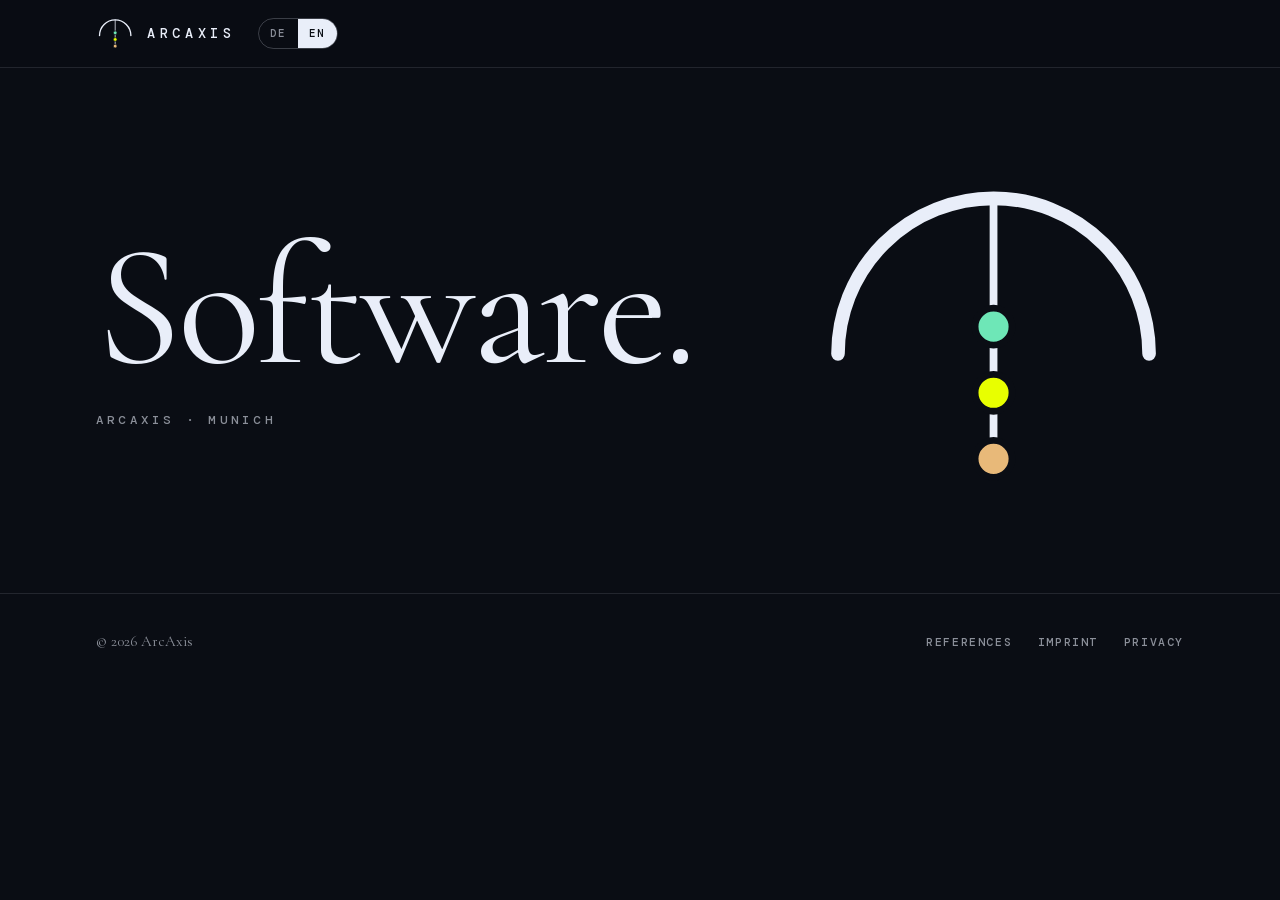
<file: index.html>
<!doctype html>
<html lang="de">
<head>
<meta charset="utf-8">
<meta name="viewport" content="width=device-width, initial-scale=1">
<title>ArcAxis</title>
<meta name="description" content="ArcAxis. Software. München.">
<link rel="canonical" href="https://arcaxis.de/">
<meta property="og:title" content="ArcAxis">
<meta property="og:description" content="Software. München.">
<meta property="og:type" content="website">
<meta property="og:url" content="https://arcaxis.de/">
<meta property="og:image" content="https://arcaxis.de/og-image.png">
<meta name="theme-color" content="#0a0d14">
<link rel="icon" type="image/svg+xml" href="/assets/favicon.svg">
<link rel="preload" href="/assets/fonts/cormorant-garamond-normal-latin-e99b45.woff2" as="font" type="font/woff2" crossorigin>
<link rel="stylesheet" href="/assets/fonts/fonts.css">
<link rel="stylesheet" href="/assets/arcaxis.css">
</head>
<body>
<a class="skip" href="#main" data-i18n="skip">Zum Inhalt springen</a>
<header class="hdr"><div class="wrap hdr__in">
  <a class="brand" href="/" aria-label="ArcAxis"><svg xmlns="http://www.w3.org/2000/svg" viewBox="60 70 392 392" role="img" aria-label="ArcAxis">   <path d="M96 290 A160 160 0 0 1 416 290" fill="none" stroke="#e9eef9" stroke-width="14" stroke-linecap="round"/>   <line x1="256" y1="130" x2="256" y2="398" stroke="#e9eef9" stroke-width="8" stroke-linecap="round"/>   <circle cx="256" cy="262" r="19" fill="#6ee7b7" stroke="#0a0d14" stroke-width="7"/>   <circle cx="256" cy="330" r="19" fill="#e8ff00" stroke="#0a0d14" stroke-width="7"/>   <circle cx="256" cy="398" r="19" fill="#e8b979" stroke="#0a0d14" stroke-width="7"/> </svg><span>ArcAxis</span></a>
  <div class="lang" role="group" aria-label="Sprache / Language"><button type="button" data-lang="de" aria-pressed="true">DE</button><button type="button" data-lang="en" aria-pressed="false">EN</button></div>
</div></header>

<main id="main">
  <section class="quiet"><div class="wrap quiet__grid">
    <div class="quiet__txt">
      <h1 data-i18n="h">Software.</h1>
      <p class="quiet__sub" data-i18n="sub">ArcAxis · München</p>
    </div>
    <div class="mark-lg mark-draw" aria-hidden="true"><svg xmlns="http://www.w3.org/2000/svg" viewBox="60 70 392 392" role="img" aria-label="ArcAxis">   <path d="M96 290 A160 160 0 0 1 416 290" fill="none" stroke="#e9eef9" stroke-width="14" stroke-linecap="round"/>   <line x1="256" y1="130" x2="256" y2="398" stroke="#e9eef9" stroke-width="8" stroke-linecap="round"/>   <circle cx="256" cy="262" r="19" fill="#6ee7b7" stroke="#0a0d14" stroke-width="7"/>   <circle cx="256" cy="330" r="19" fill="#e8ff00" stroke="#0a0d14" stroke-width="7"/>   <circle cx="256" cy="398" r="19" fill="#e8b979" stroke="#0a0d14" stroke-width="7"/> </svg></div>
  </div></section>

  </main>

<footer class="ftr"><div class="wrap ftr__in">
  <small>© 2026 ArcAxis</small>
  <nav aria-label="Rechtliches"><a href="/referenzen" data-i18n="f.r">Referenzen</a><a href="/impressum" data-i18n="f.i">Impressum</a><a href="/datenschutz" data-i18n="f.p">Datenschutz</a></nav>
</div></footer>
<script src="/assets/arcaxis.js"></script>
</body>
</html>
</file>
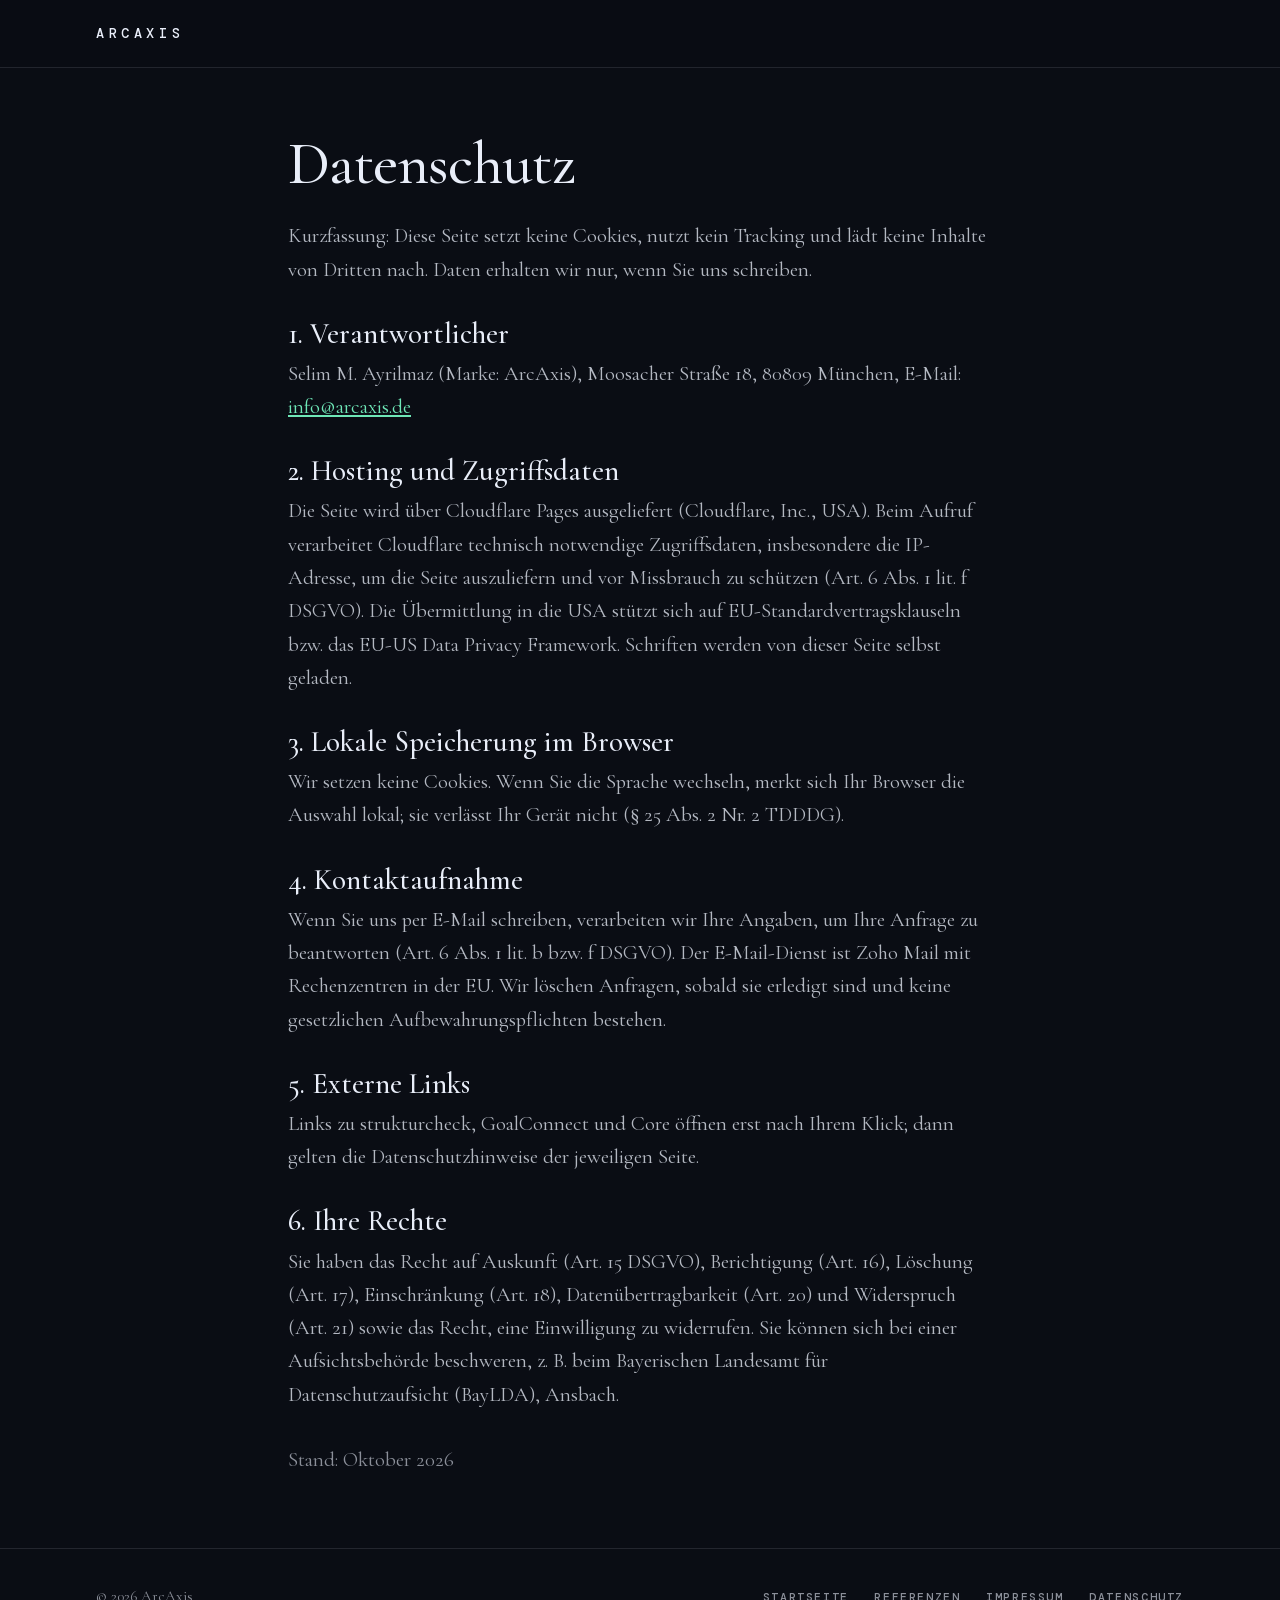
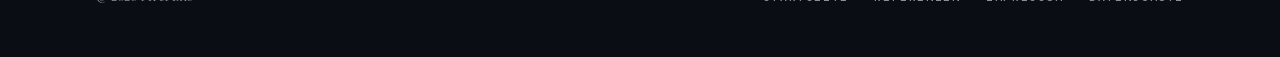
<file: datenschutz.html>
<!doctype html>
<html lang="de">
<head>
<meta charset="utf-8">
<meta name="viewport" content="width=device-width, initial-scale=1">
<title>Datenschutz – ArcAxis</title>
<meta name="robots" content="noindex,follow">
<link rel="canonical" href="https://arcaxis.de/datenschutz">
<meta name="theme-color" content="#0a0d14">
<link rel="icon" type="image/svg+xml" href="/assets/favicon.svg">
<link rel="stylesheet" href="/assets/fonts/fonts.css">
<link rel="stylesheet" href="/assets/arcaxis.css">
</head>
<body>
<a class="skip" href="#main">Zum Inhalt springen</a>
<header class="hdr"><div class="wrap hdr__in"><a class="brand" href="/" aria-label="ArcAxis"><span>ArcAxis</span></a></div></header>
<main id="main"><div class="wrap legal">
  <h1>Datenschutz</h1>
  <p>Kurzfassung: Diese Seite setzt keine Cookies, nutzt kein Tracking und lädt keine Inhalte von Dritten nach. Daten erhalten wir nur, wenn Sie uns schreiben.</p>
  <h2>1. Verantwortlicher</h2>
  <p>Selim M. Ayrilmaz (Marke: ArcAxis), Moosacher Straße 18, 80809 München, E-Mail: <a href="mailto:info@arcaxis.de">info@arcaxis.de</a></p>
  <h2>2. Hosting und Zugriffsdaten</h2>
  <p>Die Seite wird über Cloudflare Pages ausgeliefert (Cloudflare, Inc., USA). Beim Aufruf verarbeitet Cloudflare technisch notwendige Zugriffsdaten, insbesondere die IP-Adresse, um die Seite auszuliefern und vor Missbrauch zu schützen (Art. 6 Abs. 1 lit. f DSGVO). Die Übermittlung in die USA stützt sich auf EU-Standardvertragsklauseln bzw. das EU-US Data Privacy Framework. Schriften werden von dieser Seite selbst geladen.</p>
  <h2>3. Lokale Speicherung im Browser</h2>
  <p>Wir setzen keine Cookies. Wenn Sie die Sprache wechseln, merkt sich Ihr Browser die Auswahl lokal; sie verlässt Ihr Gerät nicht (§ 25 Abs. 2 Nr. 2 TDDDG).</p>
  <h2>4. Kontaktaufnahme</h2>
  <p>Wenn Sie uns per E-Mail schreiben, verarbeiten wir Ihre Angaben, um Ihre Anfrage zu beantworten (Art. 6 Abs. 1 lit. b bzw. f DSGVO). Der E-Mail-Dienst ist Zoho Mail mit Rechenzentren in der EU. Wir löschen Anfragen, sobald sie erledigt sind und keine gesetzlichen Aufbewahrungspflichten bestehen.</p>
  <h2>5. Externe Links</h2>
  <p>Links zu strukturcheck, GoalConnect und Core öffnen erst nach Ihrem Klick; dann gelten die Datenschutzhinweise der jeweiligen Seite.</p>
  <h2>6. Ihre Rechte</h2>
  <p>Sie haben das Recht auf Auskunft (Art. 15 DSGVO), Berichtigung (Art. 16), Löschung (Art. 17), Einschränkung (Art. 18), Datenübertragbarkeit (Art. 20) und Widerspruch (Art. 21) sowie das Recht, eine Einwilligung zu widerrufen. Sie können sich bei einer Aufsichtsbehörde beschweren, z. B. beim Bayerischen Landesamt für Datenschutzaufsicht (BayLDA), Ansbach.</p>
  <p style="margin-top:2rem;color:var(--muted)">Stand: Oktober 2026</p>
</div></main>
<footer class="ftr"><div class="wrap ftr__in"><small>© 2026 ArcAxis</small><nav aria-label="Rechtliches"><a href="/">Startseite</a><a href="/referenzen">Referenzen</a><a href="/impressum">Impressum</a><a href="/datenschutz">Datenschutz</a></nav></div></footer>
</body>
</html>
</file>
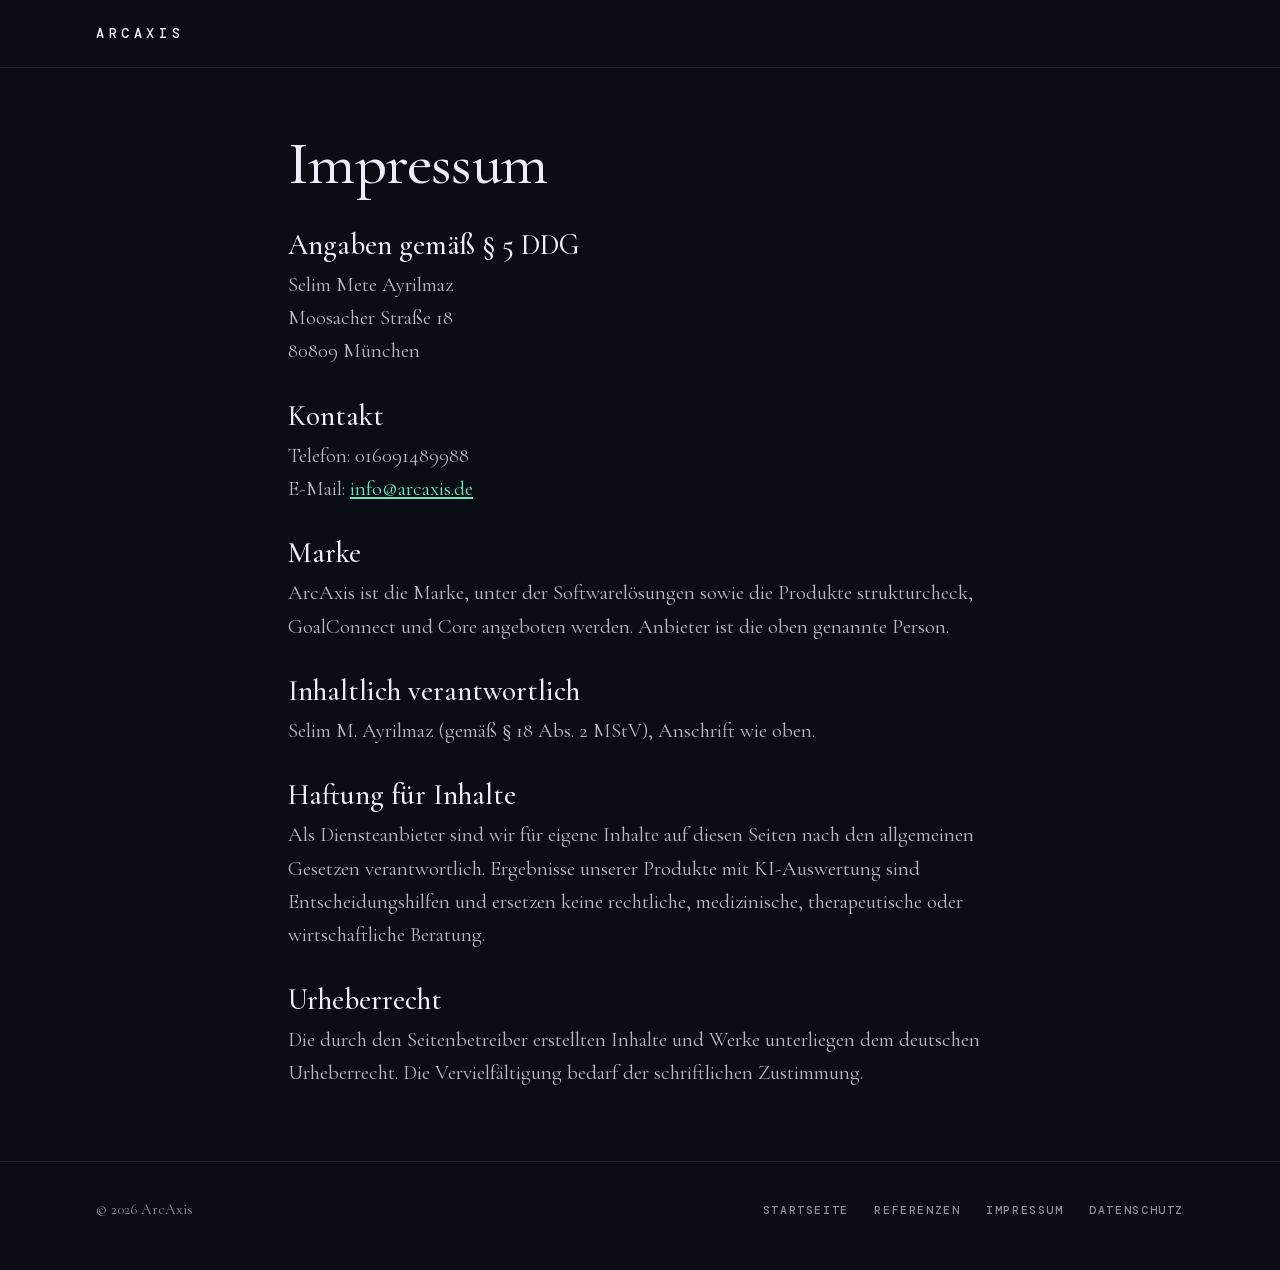
<file: impressum.html>
<!doctype html>
<html lang="de">
<head>
<meta charset="utf-8">
<meta name="viewport" content="width=device-width, initial-scale=1">
<title>Impressum – ArcAxis</title>
<meta name="robots" content="noindex,follow">
<link rel="canonical" href="https://arcaxis.de/impressum">
<meta name="theme-color" content="#0a0d14">
<link rel="icon" type="image/svg+xml" href="/assets/favicon.svg">
<link rel="stylesheet" href="/assets/fonts/fonts.css">
<link rel="stylesheet" href="/assets/arcaxis.css">
</head>
<body>
<a class="skip" href="#main">Zum Inhalt springen</a>
<header class="hdr"><div class="wrap hdr__in"><a class="brand" href="/" aria-label="ArcAxis"><span>ArcAxis</span></a></div></header>
<main id="main"><div class="wrap legal">
  <h1>Impressum</h1>
  <h2>Angaben gemäß § 5 DDG</h2>
  <p>Selim Mete Ayrilmaz<br>Moosacher Straße 18<br>80809 München</p>
  <h2>Kontakt</h2>
  <p>Telefon: 016091489988<br>E-Mail: <a href="mailto:info@arcaxis.de">info@arcaxis.de</a></p>
  <h2>Marke</h2>
  <p>ArcAxis ist die Marke, unter der Softwarelösungen sowie die Produkte strukturcheck, GoalConnect und Core angeboten werden. Anbieter ist die oben genannte Person.</p>
  <h2>Inhaltlich verantwortlich</h2>
  <p>Selim M. Ayrilmaz (gemäß § 18 Abs. 2 MStV), Anschrift wie oben.</p>
  <h2>Haftung für Inhalte</h2>
  <p>Als Diensteanbieter sind wir für eigene Inhalte auf diesen Seiten nach den allgemeinen Gesetzen verantwortlich. Ergebnisse unserer Produkte mit KI-Auswertung sind Entscheidungshilfen und ersetzen keine rechtliche, medizinische, therapeutische oder wirtschaftliche Beratung.</p>
  <h2>Urheberrecht</h2>
  <p>Die durch den Seitenbetreiber erstellten Inhalte und Werke unterliegen dem deutschen Urheberrecht. Die Vervielfältigung bedarf der schriftlichen Zustimmung.</p>
</div></main>
<footer class="ftr"><div class="wrap ftr__in"><small>© 2026 ArcAxis</small><nav aria-label="Rechtliches"><a href="/">Startseite</a><a href="/referenzen">Referenzen</a><a href="/impressum">Impressum</a><a href="/datenschutz">Datenschutz</a></nav></div></footer>
</body>
</html>
</file>
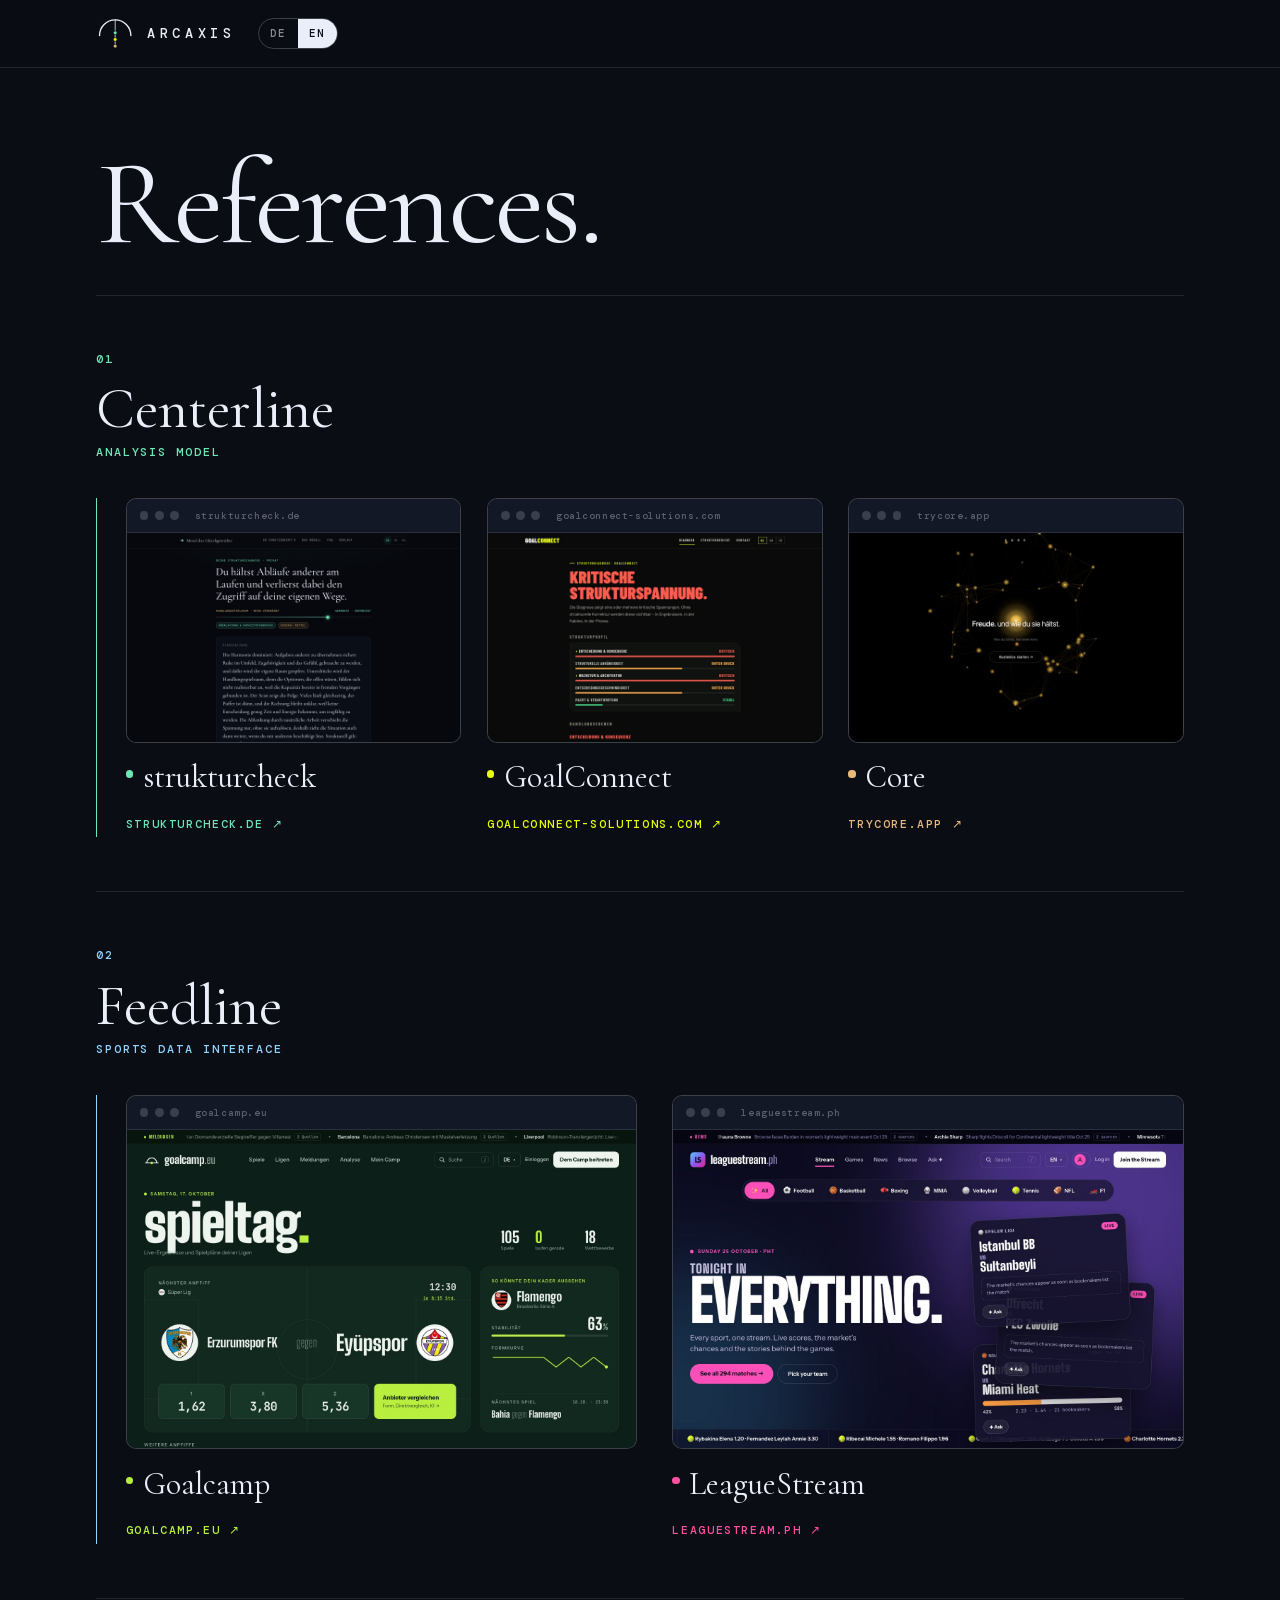
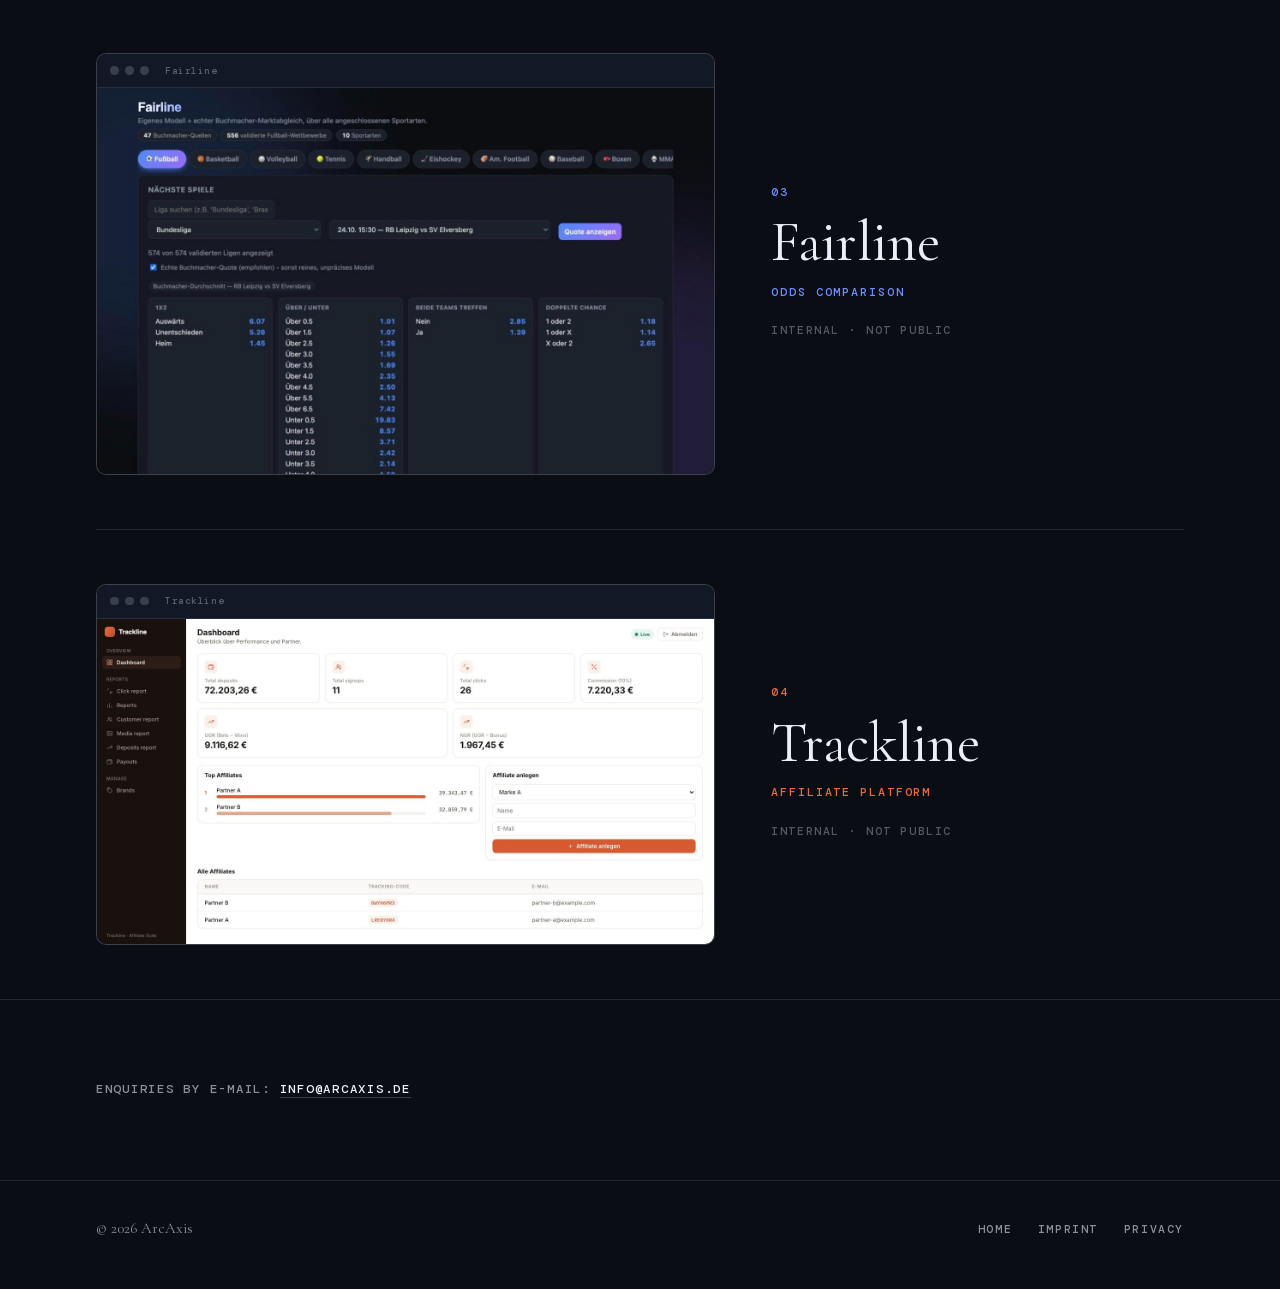
<file: referenzen.html>
<!doctype html>
<html lang="de">
<head>
<meta charset="utf-8">
<meta name="viewport" content="width=device-width, initial-scale=1">
<title>Referenzen – ArcAxis</title>
<meta name="description" content="Ausgewählte Arbeiten von ArcAxis: Centerline, Feedline, Fairline und Trackline.">
<link rel="canonical" href="https://arcaxis.de/referenzen">
<meta property="og:title" content="Referenzen – ArcAxis">
<meta property="og:description" content="Software. München.">
<meta property="og:type" content="website">
<meta property="og:url" content="https://arcaxis.de/referenzen">
<meta property="og:image" content="https://arcaxis.de/og-image.png">
<meta name="theme-color" content="#0a0d14">
<link rel="icon" type="image/svg+xml" href="/assets/favicon.svg">
<link rel="preload" href="/assets/fonts/cormorant-garamond-normal-latin-e99b45.woff2" as="font" type="font/woff2" crossorigin>
<link rel="stylesheet" href="/assets/fonts/fonts.css">
<link rel="stylesheet" href="/assets/arcaxis.css">
<script>document.documentElement.className+=" js"</script>
</head>
<body>
<a class="skip" href="#main" data-i18n="skip">Zum Inhalt springen</a>
<header class="hdr"><div class="wrap hdr__in">
  <a class="brand" href="/" aria-label="ArcAxis"><svg xmlns="http://www.w3.org/2000/svg" viewBox="60 70 392 392" role="img" aria-label="ArcAxis">   <path d="M96 290 A160 160 0 0 1 416 290" fill="none" stroke="#e9eef9" stroke-width="14" stroke-linecap="round"/>   <line x1="256" y1="130" x2="256" y2="398" stroke="#e9eef9" stroke-width="8" stroke-linecap="round"/>   <circle cx="256" cy="262" r="19" fill="#6ee7b7" stroke="#0a0d14" stroke-width="7"/>   <circle cx="256" cy="330" r="19" fill="#e8ff00" stroke="#0a0d14" stroke-width="7"/>   <circle cx="256" cy="398" r="19" fill="#e8b979" stroke="#0a0d14" stroke-width="7"/> </svg><span>ArcAxis</span></a>
  <div class="lang" role="group" aria-label="Sprache / Language"><button type="button" data-lang="de" aria-pressed="true">DE</button><button type="button" data-lang="en" aria-pressed="false">EN</button></div>
</div></header>
<div class="glow" aria-hidden="true" hidden></div>
<main id="main">
  <section class="rhead"><div class="wrap">
    <h1 data-i18n="rh.h">Referenzen.</h1>
  </div></section>
  <div class="wrap items">
  <section class="grp c-mint rv" id="centerline" aria-labelledby="centerline-h">
    <div class="grp__head"><p class="item__no mono">01</p><h2 id="centerline-h">Centerline</h2><p class="grp__sub mono" data-i18n="centerline.o">Analysemodell</p></div>
    <div class="grp__kids n3">
      <article class="kid c-mint" id="strukturcheck">
        <figure class="shot"><div class="shot__bar" aria-hidden="true"><i></i><i></i><i></i><span>strukturcheck.de</span></div><img src="/assets/ref/sc-result.jpg" width="1440" height="900" loading="lazy" alt="Ausschnitt aus strukturcheck.de"></figure>
        <h3>strukturcheck</h3><a class="item__link" href="https://strukturcheck.de" target="_blank" rel="noopener">strukturcheck.de <span aria-hidden="true">↗</span></a>
      </article>
      <article class="kid c-lime" id="goalconnect">
        <figure class="shot"><div class="shot__bar" aria-hidden="true"><i></i><i></i><i></i><span>goalconnect-solutions.com</span></div><img src="/assets/ref/gc-result.jpg" width="1440" height="900" loading="lazy" alt="Ausschnitt aus goalconnect-solutions.com"></figure>
        <h3>GoalConnect</h3><a class="item__link" href="https://goalconnect-solutions.com" target="_blank" rel="noopener">goalconnect-solutions.com <span aria-hidden="true">↗</span></a>
      </article>
      <article class="kid c-amber" id="core">
        <figure class="shot"><div class="shot__bar" aria-hidden="true"><i></i><i></i><i></i><span>trycore.app</span></div><img src="/assets/ref/core.jpg" width="1440" height="900" loading="lazy" alt="Ausschnitt aus trycore.app"></figure>
        <h3>Core</h3><a class="item__link" href="https://trycore.app" target="_blank" rel="noopener">trycore.app <span aria-hidden="true">↗</span></a>
      </article>
    </div>
  </section>
  <section class="grp c-sky2 rv" id="feedline" aria-labelledby="feedline-h">
    <div class="grp__head"><p class="item__no mono">02</p><h2 id="feedline-h">Feedline</h2><p class="grp__sub mono" data-i18n="feedline.o">Sportdaten-Schnittstelle</p></div>
    <div class="grp__kids n2">
      <article class="kid c-lime2" id="goalcamp">
        <figure class="shot"><div class="shot__bar" aria-hidden="true"><i></i><i></i><i></i><span>goalcamp.eu</span></div><img src="/assets/ref/goalcamp.jpg" width="1440" height="900" loading="lazy" alt="Ausschnitt aus goalcamp.eu"></figure>
        <h3>Goalcamp</h3><a class="item__link" href="https://goalcamp.eu" target="_blank" rel="noopener">goalcamp.eu <span aria-hidden="true">↗</span></a>
      </article>
      <article class="kid c-pink" id="leaguestream">
        <figure class="shot"><div class="shot__bar" aria-hidden="true"><i></i><i></i><i></i><span>leaguestream.ph</span></div><img src="/assets/ref/leaguestream.jpg" width="1440" height="900" loading="lazy" alt="Ausschnitt aus leaguestream.ph"></figure>
        <h3>LeagueStream</h3><a class="item__link" href="https://leaguestream.ph" target="_blank" rel="noopener">leaguestream.ph <span aria-hidden="true">↗</span></a>
      </article>
    </div>
  </section>
  <article class="item c-sky rv" id="fairline">
    <figure class="shot"><div class="shot__bar" aria-hidden="true"><i></i><i></i><i></i><span>Fairline</span></div><img src="/assets/ref/fairline.jpg" width="1440" height="900" loading="lazy" alt="Ausschnitt aus Fairline"></figure>
    <div class="item__txt"><p class="item__no mono">03</p><h2>Fairline</h2><p class="grp__sub mono" data-i18n="fairline.o">Quotenvergleich</p><span class="item__link item__link--off" data-i18n="rake.priv">Zugang nur mit Login</span></div>
  </article>
  <article class="item c-ember rv" id="trackline">
    <figure class="shot"><div class="shot__bar" aria-hidden="true"><i></i><i></i><i></i><span>Trackline</span></div><img src="/assets/ref/trackline.jpg" width="1440" height="760" loading="lazy" alt="Ausschnitt aus Trackline"></figure>
    <div class="item__txt"><p class="item__no mono">04</p><h2>Trackline</h2><p class="grp__sub mono" data-i18n="trackline.o">Affiliate-Plattform</p><span class="item__link item__link--off" data-i18n="rake.priv">Zugang nur mit Login</span></div>
  </article>
  </div>
  <section class="rend"><div class="wrap">
    <p class="rend__p"><span data-i18n="re.p">Anfragen bitte per E-Mail:</span> <a href="mailto:info@arcaxis.de">info@arcaxis.de</a></p>
  </div></section>
</main>
<footer class="ftr"><div class="wrap ftr__in">
  <small>© 2026 ArcAxis</small>
  <nav aria-label="Rechtliches"><a href="/" data-i18n="f.h">Start</a><a href="/impressum" data-i18n="f.i">Impressum</a><a href="/datenschutz" data-i18n="f.p">Datenschutz</a></nav>
</div></footer>
<script src="/assets/arcaxis.js"></script>
<script src="/assets/referenzen.js"></script>
</body>
</html>
</file>
<file: assets/fonts/fonts.css>
/* self-hosted: Cormorant Garamond + DM Mono (SIL OFL), Latin */
@font-face{font-family:'Cormorant Garamond';font-style:normal;font-weight:400 600;font-display:swap;src:url(./cormorant-garamond-normal-latin-e99b45.woff2) format('woff2')}
@font-face{font-family:'Cormorant Garamond';font-style:italic;font-weight:400 500;font-display:swap;src:url(./cormorant-garamond-italic-latin-fe99e3.woff2) format('woff2')}
@font-face{font-family:'DM Mono';font-style:normal;font-weight:400 500;font-display:swap;src:url(./dm-mono-normal-latin-9bb717.woff2) format('woff2')}
</file>
<file: assets/arcaxis.css>
/* ArcAxis – ruhig, theoriegetragen, drei Farben für drei Werkzeuge */
:root{
  --bg:#0a0d14; --bg-1:#0e121b; --bg-2:#131827;
  --text:#e9eef9; --text-2:rgba(233,238,249,.76); --muted:rgba(233,238,249,.58); --faint:rgba(233,238,249,.34);
  --line:rgba(233,238,249,.11); --line-2:rgba(233,238,249,.22);
  --mint:#6ee7b7; --lime:#e8ff00; --amber:#e8b979;
  --serif:"Cormorant Garamond",Georgia,"Times New Roman",serif; --mono:"DM Mono",ui-monospace,Menlo,monospace;
  --wrap:68rem; --gap:clamp(1.25rem,4vw,2.5rem); --ease:cubic-bezier(.2,.7,.2,1);
}
*,*::before,*::after{box-sizing:border-box}
html{-webkit-text-size-adjust:100%;scroll-behavior:smooth}
body{margin:0;background:var(--bg);color:var(--text);font-family:var(--serif);font-size:clamp(1.12rem,1.04rem + .35vw,1.3rem);line-height:1.6;-webkit-font-smoothing:antialiased}
a{color:inherit}
:focus-visible{outline:2px solid var(--mint);outline-offset:3px;border-radius:2px}
.skip{position:absolute;left:1rem;top:-4rem;background:var(--mint);color:#04140d;padding:.6rem 1rem;z-index:300;transition:top .2s;font-family:var(--mono);font-size:.8rem}
.skip:focus{top:1rem}
.wrap{width:min(100% - 2*var(--gap),var(--wrap));margin-inline:auto}
.narrow{max-width:46rem}
.mono{font-family:var(--mono);font-size:.74rem;letter-spacing:.16em;text-transform:uppercase}
.eyebrow{font-family:var(--mono);font-size:.74rem;letter-spacing:.2em;text-transform:uppercase;color:var(--muted);display:flex;align-items:center;gap:.8rem}
.eyebrow::before{content:"";width:2rem;height:1px;background:var(--line-2)}
h1,h2,h3{font-weight:500;line-height:1.08;margin:0}
h1{font-size:clamp(2.8rem,1.4rem + 6vw,6.2rem);letter-spacing:-.01em}
h2{font-size:clamp(2rem,1.3rem + 2.8vw,3.4rem)}
h3{font-size:clamp(1.4rem,1.2rem + .8vw,1.8rem)}
p{margin:0}
.lead{font-size:clamp(1.25rem,1.1rem + .8vw,1.65rem);color:var(--text-2);max-width:40rem;line-height:1.45}
em{font-style:italic;color:var(--text)}

/* header */
.hdr{position:sticky;top:0;z-index:100;background:rgba(10,13,20,.86);backdrop-filter:blur(10px);-webkit-backdrop-filter:blur(10px);border-bottom:1px solid var(--line)}
.hdr__in{display:flex;align-items:center;gap:1.4rem;min-height:4.2rem}
.brand{display:flex;align-items:center;gap:.8rem;text-decoration:none}
.brand svg{width:2.4rem;height:2.4rem}
.brand span{font-family:var(--mono);font-size:.85rem;letter-spacing:.34em;text-transform:uppercase}
.nav{display:flex;gap:1.6rem;margin-left:auto}
.nav a{font-family:var(--mono);font-size:.72rem;letter-spacing:.16em;text-transform:uppercase;text-decoration:none;color:var(--muted);padding:.4rem 0;border-bottom:1px solid transparent}
.nav a:hover{color:var(--text);border-bottom-color:var(--line-2)}
.lang{display:flex;border:1px solid var(--line-2);border-radius:99px;overflow:hidden}
.lang button{all:unset;cursor:pointer;font-family:var(--mono);font-size:.68rem;letter-spacing:.12em;padding:.35rem .7rem;color:var(--muted)}
.lang button[aria-pressed="true"]{background:var(--text);color:var(--bg)}
@media (max-width:760px){.nav{display:none}.hdr__in{justify-content:space-between}}

/* hero */
.hero{padding-block:clamp(3rem,10vh,7rem) clamp(3rem,9vh,6rem);position:relative;overflow:hidden}
.hero__grid{display:grid;gap:3rem;align-items:center}
@media (min-width:900px){.hero__grid{grid-template-columns:1.35fr .8fr}}
.hero h1{margin-top:1.4rem}
.hero .lead{margin-top:1.6rem}
.cta{display:flex;flex-wrap:wrap;gap:.9rem;margin-top:2.2rem}
.btn{display:inline-flex;align-items:center;gap:.6rem;min-height:3.1rem;padding:.7rem 1.5rem;border:1px solid var(--line-2);border-radius:99px;font-family:var(--mono);font-size:.74rem;letter-spacing:.16em;text-transform:uppercase;text-decoration:none;color:var(--text);transition:border-color .2s,background .2s,transform .2s}
.btn:hover{border-color:var(--text)}
.btn:active{transform:translateY(1px)}
.btn--primary{background:var(--text);color:var(--bg);border-color:var(--text)}
.btn--primary:hover{background:#fff}
.mark-lg{width:min(100%,24rem);justify-self:center}
.mark-lg svg{width:100%;height:auto;display:block}
.mark-lg circle{opacity:0;animation:pop .7s var(--ease) forwards}
.mark-lg circle:nth-of-type(1){animation-delay:.5s}.mark-lg circle:nth-of-type(2){animation-delay:.8s}.mark-lg circle:nth-of-type(3){animation-delay:1.1s}
@keyframes pop{from{opacity:0;transform:scale(.4);transform-origin:center;transform-box:fill-box}to{opacity:1;transform:scale(1);transform-origin:center;transform-box:fill-box}}

/* sections */
.section{padding-block:clamp(3.5rem,9vh,6.5rem);border-top:1px solid var(--line)}
.section__head{display:grid;gap:1.1rem;margin-bottom:clamp(2rem,5vh,3.4rem)}
.principles{display:grid;gap:1.2rem}
@media (min-width:860px){.principles{grid-template-columns:repeat(3,1fr)}}
.pr{padding:1.6rem 0 0;border-top:1px solid var(--line-2)}
.pr__n{font-family:var(--mono);font-size:.72rem;letter-spacing:.2em;color:var(--faint)}
.pr h3{margin:.6rem 0 .7rem}
.pr p{color:var(--text-2)}

/* products */
.cards{display:grid;gap:1.1rem}
@media (min-width:860px){.cards{grid-template-columns:repeat(3,1fr)}}
.card{position:relative;display:flex;flex-direction:column;gap:.9rem;padding:1.7rem 1.6rem 1.6rem;background:var(--bg-1);border:1px solid var(--line);border-radius:14px;text-decoration:none;transition:border-color .25s,transform .25s var(--ease),background .25s}
.card:hover{border-color:var(--c);background:var(--bg-2);transform:translateY(-3px)}
.card__dot{width:.9rem;height:.9rem;border-radius:50%;background:var(--c)}
.card__tag{font-family:var(--mono);font-size:.68rem;letter-spacing:.18em;text-transform:uppercase;color:var(--muted)}
.card h3{font-size:clamp(1.8rem,1.4rem + 1.1vw,2.3rem)}
.card p{color:var(--text-2);flex:1}
.card__go{font-family:var(--mono);font-size:.72rem;letter-spacing:.16em;text-transform:uppercase;color:var(--c)}
.c-mint{--c:var(--mint)}.c-lime{--c:var(--lime)}.c-amber{--c:var(--amber)}

/* offer */
.offer{display:grid;gap:3rem}
@media (min-width:900px){.offer{grid-template-columns:1fr 1fr;gap:4rem}}
.list{list-style:none;padding:0;margin:1.6rem 0 0;display:grid;gap:1.1rem}
.list li{display:grid;grid-template-columns:2.2rem 1fr;gap:.4rem;color:var(--text-2)}
.list li b{font-weight:500;color:var(--text)}
.list .no{font-family:var(--mono);font-size:.72rem;letter-spacing:.14em;color:var(--faint);padding-top:.35rem}
.steps{list-style:none;padding:0;margin:1.6rem 0 0;display:grid;gap:0;counter-reset:s}
.steps li{counter-increment:s;display:grid;grid-template-columns:2.6rem 1fr;gap:.5rem;padding:1.1rem 0;border-top:1px solid var(--line)}
.steps li:last-child{border-bottom:1px solid var(--line)}
.steps li::before{content:counter(s,decimal-leading-zero);font-family:var(--mono);font-size:.74rem;letter-spacing:.14em;color:var(--mint);padding-top:.4rem}
.steps b{font-weight:500}
.steps span{display:block;color:var(--text-2)}
.ask{margin-top:2.4rem;padding:1.8rem;border:1px solid var(--line-2);border-radius:14px;background:var(--bg-1);display:grid;gap:1rem}
.ask h3{font-size:clamp(1.6rem,1.3rem + .9vw,2.1rem)}
.ask p{color:var(--text-2)}
.fit{margin-top:2rem;color:var(--muted);font-size:1rem}

/* about + footer */
.about{display:grid;gap:1rem;max-width:42rem}
.about p{color:var(--text-2)}
.ftr{border-top:1px solid var(--line);padding-block:2.2rem 3rem;color:var(--muted)}
.ftr__in{display:flex;flex-wrap:wrap;gap:1rem 2.4rem;justify-content:space-between;align-items:baseline}
.ftr nav{display:flex;flex-wrap:wrap;gap:.4rem 1.6rem}
.ftr a{font-family:var(--mono);font-size:.72rem;letter-spacing:.14em;text-transform:uppercase;text-decoration:none;color:var(--muted)}
.ftr a:hover{color:var(--text)}
.ftr small{font-size:.95rem}

/* legal */
.legal{padding-block:clamp(2.5rem,7vh,4.5rem) 4rem;max-width:44rem}
.legal h1{font-size:clamp(2.2rem,1.6rem + 3vw,3.8rem);margin-bottom:1.4rem}
.legal h2{font-size:clamp(1.4rem,1.2rem + .8vw,1.8rem);margin:2rem 0 .5rem}
.legal p{color:var(--text-2);margin:.5rem 0}
.legal a{color:var(--mint)}

@media (prefers-reduced-motion:reduce){*{animation:none!important;transition:none!important}.mark-lg circle{opacity:1}html{scroll-behavior:auto}}
.list li > span:last-child b{display:block;margin-bottom:.15rem}

/* ---- leise Fassung ---- */
.quiet{min-height:calc(100svh - 4.2rem - 21rem);display:grid;align-items:center;padding-block:clamp(2rem,8vh,5rem)}
.quiet__grid{display:grid;gap:2.5rem;align-items:center}
@media (min-width:860px){.quiet__grid{grid-template-columns:1.4fr .8fr}}
.quiet h1{font-size:clamp(4rem,2rem + 11vw,11rem);line-height:.9;letter-spacing:-.02em;font-weight:400}
.quiet__sub{margin-top:1.6rem;font-family:var(--mono);font-size:.78rem;letter-spacing:.34em;text-transform:uppercase;color:var(--muted)}
.mark-draw svg path{stroke-dasharray:520;stroke-dashoffset:520;animation:draw 1.6s var(--ease) .2s forwards}
.mark-draw svg line{stroke-dasharray:280;stroke-dashoffset:280;animation:draw 1.1s var(--ease) 1.1s forwards}
@keyframes draw{to{stroke-dashoffset:0}}
.mark-draw circle:nth-of-type(1){animation-delay:1.9s}.mark-draw circle:nth-of-type(2){animation-delay:2.2s}.mark-draw circle:nth-of-type(3){animation-delay:2.5s}
.work{padding-block:0 3rem}
.work__t{color:var(--faint);margin-bottom:1rem}
.rows{list-style:none;margin:0;padding:0;border-top:1px solid var(--line)}
.row{display:grid;grid-template-columns:1.1rem minmax(8rem,1fr) 1.2fr 1.5rem;align-items:center;gap:1.2rem;padding:1.15rem .2rem;border-bottom:1px solid var(--line);text-decoration:none;transition:background .25s,padding .25s var(--ease)}
.row:hover{background:rgba(233,238,249,.03);padding-left:.8rem}
.row__dot{width:.7rem;height:.7rem;border-radius:50%;background:var(--c)}
.row__n{font-size:clamp(1.4rem,1.2rem + .8vw,1.9rem)}
.row__d{font-family:var(--mono);font-size:.72rem;letter-spacing:.18em;text-transform:uppercase;color:var(--muted)}
.row__a{color:var(--faint);transition:color .2s,transform .25s var(--ease)}
.row:hover .row__a{color:var(--c);transform:translate(2px,-2px)}
@media (max-width:560px){.row{grid-template-columns:1.1rem 1fr 1.5rem}.row__d{display:none}}
.note{margin-top:2.2rem;font-family:var(--mono);font-size:.74rem;letter-spacing:.14em;text-transform:uppercase;color:var(--muted)}
.note a{color:var(--text);text-decoration:none;border-bottom:1px solid var(--line-2)}
.note a:hover{border-bottom-color:var(--text)}
@media (prefers-reduced-motion:reduce){.mark-draw svg path,.mark-draw svg line{stroke-dashoffset:0}}
@media (max-width:859px){.quiet{min-height:auto;padding-block:3rem 2.5rem}.mark-lg{width:min(70%,16rem);justify-self:start}}

/* ---- Referenzen (schlicht) ---- */
.c-lime2{--c:#b8f040}.c-ember{--c:#e8683a}.c-sky{--c:#6f8cff}
.rhead{padding-block:clamp(3rem,9vh,6rem) clamp(1.5rem,4vh,3rem)}
.rhead h1{font-size:clamp(3.4rem,2rem + 7vw,8rem);line-height:.9;letter-spacing:-.02em;font-weight:400}
.list{display:grid}
.item{display:grid;gap:1.6rem;padding-block:clamp(2.2rem,6vh,3.6rem);border-top:1px solid var(--line);align-items:center}
@media (min-width:900px){.item{grid-template-columns:1.5fr 1fr;gap:3.5rem}}
.shot{margin:0;border:1px solid var(--line-2);border-radius:10px;overflow:hidden;background:#0b0f17}
.shot img{display:block;width:100%;height:auto}
.shot__bar{display:flex;align-items:center;gap:.4rem;padding:.55rem .8rem;background:#121826;border-bottom:1px solid var(--line)}
.shot__bar i{width:.55rem;height:.55rem;border-radius:50%;background:rgba(233,238,249,.18)}
.shot__bar span{margin-left:.6rem;font-family:var(--mono);font-size:.6rem;letter-spacing:.06em;color:var(--faint)}
.item__no{margin:0;color:var(--c)}
.item h2{font-size:clamp(2.2rem,1.5rem + 2.6vw,3.6rem);font-weight:400;margin:.6rem 0 .8rem}
.item__one{color:var(--text-2);max-width:26rem;line-height:1.45}
.item__link{display:inline-block;margin-top:1.3rem;font-family:var(--mono);font-size:.72rem;letter-spacing:.14em;text-transform:uppercase;text-decoration:none;color:var(--c);border-bottom:1px solid transparent;padding-bottom:.15rem}
.item__link:hover{border-bottom-color:var(--c)}
.item__link--off{color:var(--faint)}
.rend{padding-block:clamp(3rem,9vh,5rem);border-top:1px solid var(--line)}
.rend__p{font-family:var(--mono);font-size:.78rem;letter-spacing:.14em;text-transform:uppercase;color:var(--muted)}
.rend__p a{color:var(--text);text-decoration:none;border-bottom:1px solid var(--line-2)}
.rend__p a:hover{border-bottom-color:var(--text)}
.js .rv{opacity:0;transform:translateY(20px);transition:opacity .8s var(--ease),transform .8s var(--ease)}
.js .rv.in{opacity:1;transform:none}
@media (prefers-reduced-motion:reduce){.js .rv{opacity:1;transform:none}}

/* ---- Referenzen: Gruppen (Oberpunkt + Unterprojekte) ---- */
.c-sky2{--c:#8fd3ff}.c-pink{--c:#ff4fa3}
.grp{padding-block:clamp(2.2rem,6vh,3.6rem);border-top:1px solid var(--line)}
.grp__head{display:grid;gap:.2rem;margin-bottom:clamp(1.6rem,4vh,2.6rem)}
.grp__head h2{font-size:clamp(2.2rem,1.5rem + 2.6vw,3.6rem);font-weight:400;margin:.6rem 0 .5rem}
.grp__tag{color:var(--faint);margin-top:.9rem;font-size:.66rem}
.grp__kids{display:grid;gap:2.2rem;padding-left:clamp(1rem,2.5vw,1.8rem);border-left:1px solid var(--c)}
@media (min-width:760px){.grp__kids.n2{grid-template-columns:repeat(2,1fr)}.grp__kids.n3{grid-template-columns:repeat(3,1fr);gap:1.6rem}}
@media (min-width:900px){.grp__head{grid-template-columns:1.5fr 1fr;column-gap:3.5rem;align-items:end}.grp__head .item__no{grid-column:1/-1}.grp__head h2{margin:.4rem 0 0;grid-row:2/4;align-self:end}.grp__head .item__one,.grp__head .grp__tag{grid-column:2}.grp__head .grp__tag{margin-top:.4rem}}
.kid{display:grid;align-content:start}
.kid .shot{margin-bottom:1.1rem}
.kid h3{font-size:clamp(1.5rem,1.2rem + 1vw,2rem);font-weight:400;margin-bottom:.4rem;color:var(--text)}
.kid h3::before{content:"";display:inline-block;width:.45rem;height:.45rem;border-radius:50%;background:var(--c);margin-right:.6rem;vertical-align:.3em}
.kid .item__one{font-size:.95em}
.kid .item__link{margin-top:.9rem}
.grp__sub{color:var(--c);margin:0}
.item .grp__sub{margin-top:-.2rem}
.grp__head{grid-template-columns:none}
@media (min-width:900px){.grp__head{grid-template-columns:none}.grp__head h2{grid-row:auto}}
</file>
